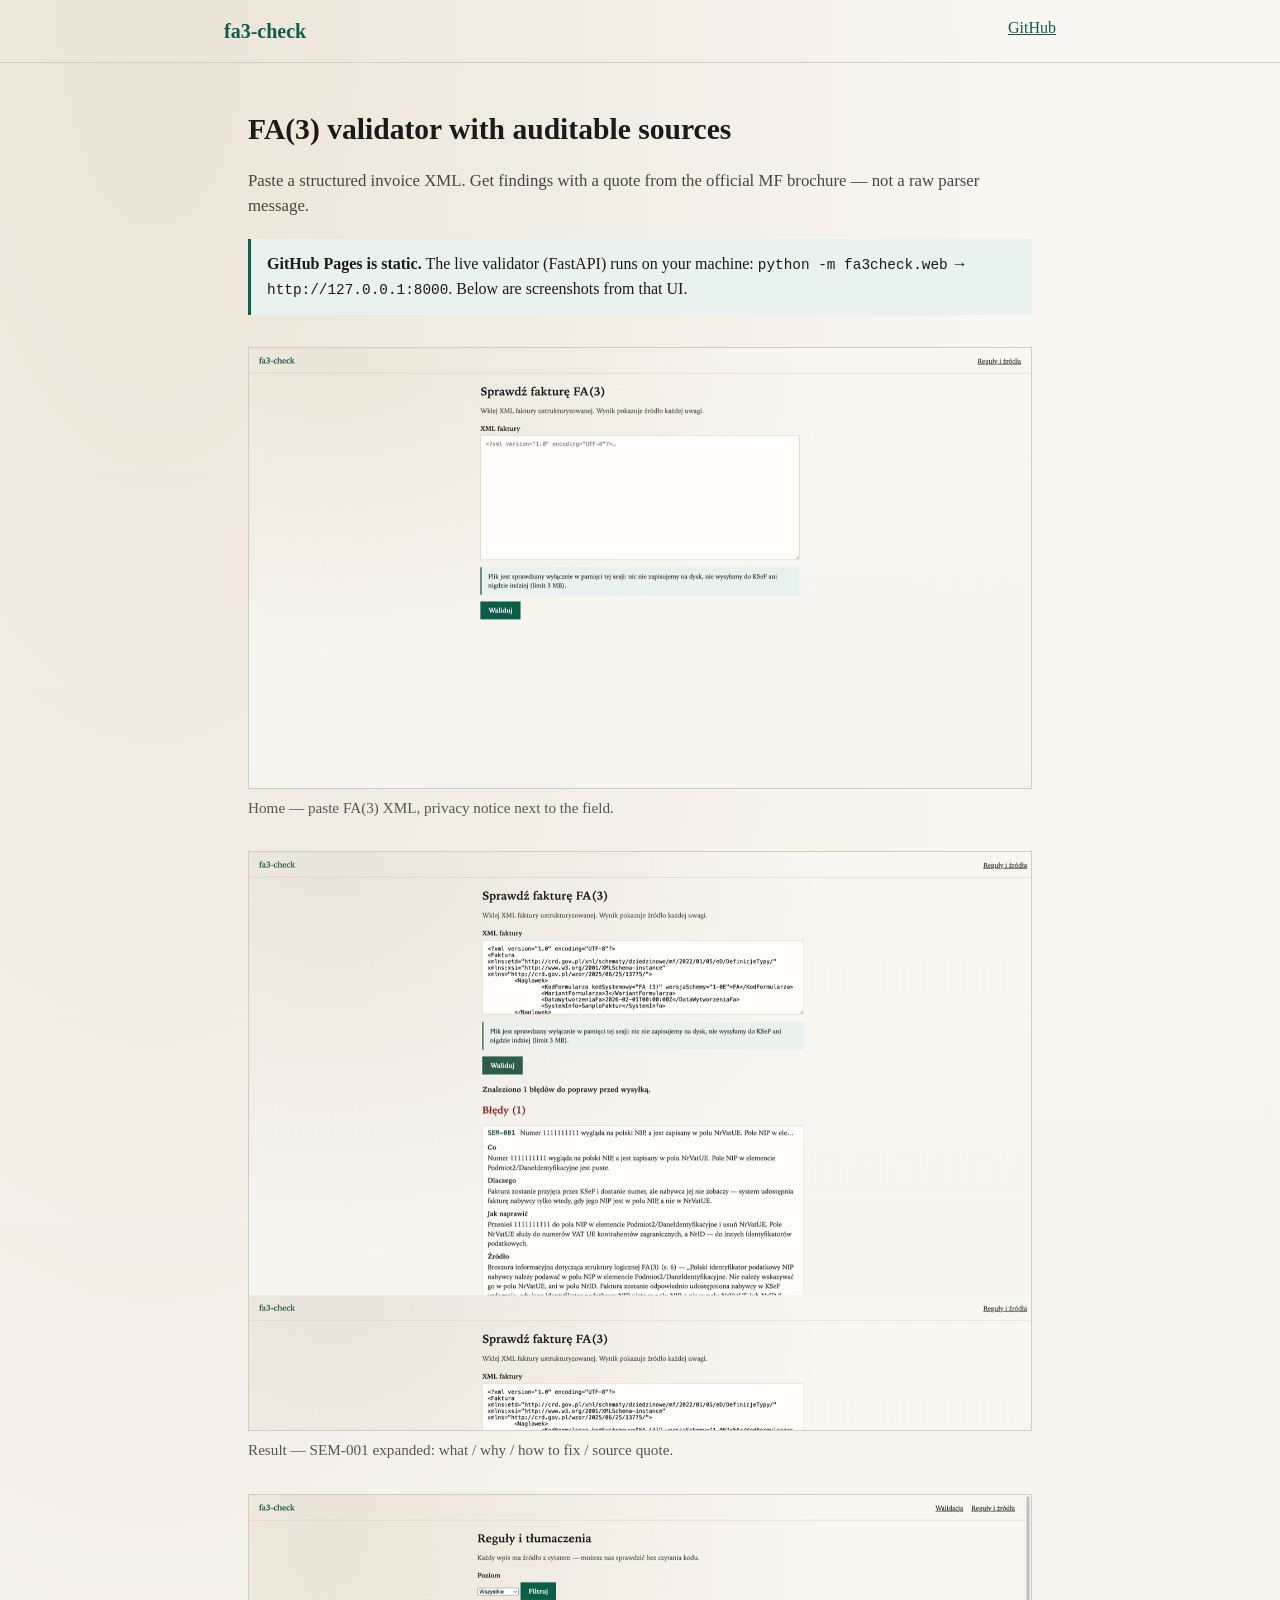
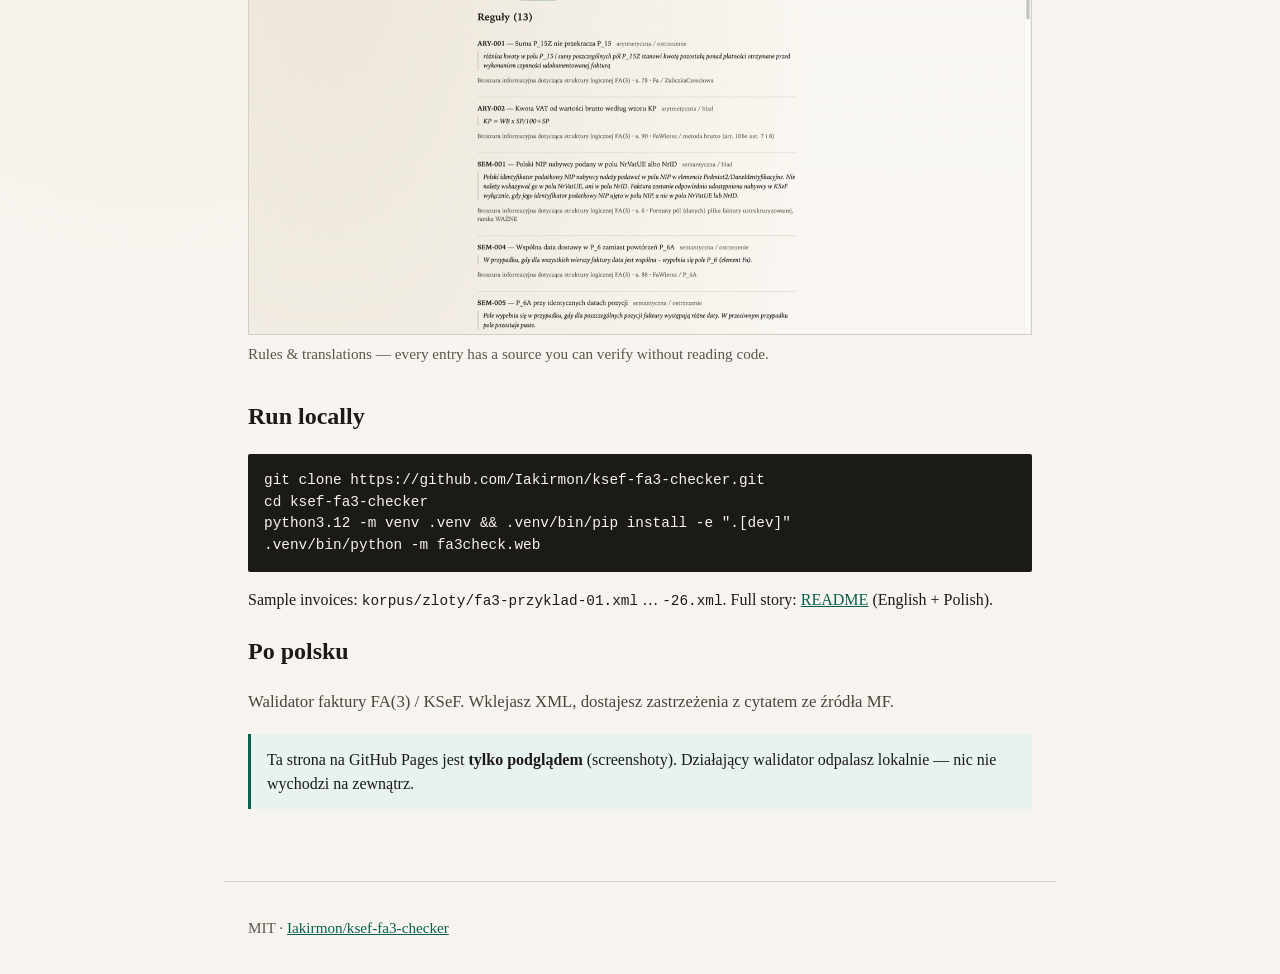
<file: docs/index.html>
<!DOCTYPE html>
<html lang="pl">
<head>
  <meta charset="utf-8">
  <meta name="viewport" content="width=device-width, initial-scale=1">
  <title>fa3-check — FA(3) invoice validator</title>
  <meta name="description" content="Walidator faktury ustrukturyzowanej FA(3) / KSeF — reguły z cytatem ze źródła MF.">
  <style>
    :root {
      --tlo: #f7f4ef;
      --atrament: #1c1a16;
      --akcent: #0b5f4a;
      --ramka: #d4cdc2;
      font-family: "Iowan Old Style", "Palatino Linotype", Palatino, Georgia, serif;
    }
    * { box-sizing: border-box; }
    body {
      margin: 0;
      color: var(--atrament);
      background:
        radial-gradient(ellipse at 12% 0%, #ebe4d8 0%, transparent 55%),
        linear-gradient(180deg, #faf7f2, var(--tlo));
      line-height: 1.5;
    }
    header, main, footer { max-width: 52rem; margin: 0 auto; padding: 1.25rem 1.5rem; }
    header { display: flex; justify-content: space-between; align-items: baseline; border-bottom: 1px solid var(--ramka); max-width: none; padding: 1rem 1.5rem; }
    header .inner { max-width: 52rem; margin: 0 auto; width: 100%; display: flex; justify-content: space-between; }
    .marka { color: var(--akcent); font-weight: 700; font-size: 1.25rem; text-decoration: none; }
    a { color: var(--akcent); }
    h1 { font-size: 1.85rem; margin: 1.5rem 0 0.5rem; }
    .lead { color: #4a453c; font-size: 1.05rem; }
    .note {
      background: #e8f2ee;
      border-left: 3px solid var(--akcent);
      padding: 0.85rem 1rem;
      margin: 1.25rem 0;
    }
    .shots figure { margin: 2rem 0; }
    .shots img {
      width: 100%;
      border: 1px solid var(--ramka);
      background: #fffdf9;
      display: block;
    }
    figcaption { color: #5a554c; font-size: 0.95rem; margin-top: 0.5rem; }
    code { font-family: ui-monospace, Menlo, Consolas, monospace; font-size: 0.9em; }
    pre {
      background: #1c1a16;
      color: #f7f4ef;
      padding: 1rem;
      overflow-x: auto;
      border-radius: 2px;
    }
    footer { border-top: 1px solid var(--ramka); color: #5a554c; font-size: 0.95rem; margin-top: 2rem; }
  </style>
</head>
<body>
  <header>
    <div class="inner">
      <a class="marka" href="./">fa3-check</a>
      <nav>
        <a href="https://github.com/Iakirmon/ksef-fa3-checker">GitHub</a>
      </nav>
    </div>
  </header>
  <main>
    <h1>FA(3) validator with auditable sources</h1>
    <p class="lead">
      Paste a structured invoice XML. Get findings with a quote from the official MF brochure —
      not a raw parser message.
    </p>
    <div class="note">
      <strong>GitHub Pages is static.</strong> The live validator (FastAPI) runs on your machine:
      <code>python -m fa3check.web</code> → <code>http://127.0.0.1:8000</code>.
      Below are screenshots from that UI.
    </div>

    <section class="shots">
      <figure>
        <img src="assets/01-strona.png" alt="fa3-check home: paste XML and validate">
        <figcaption>Home — paste FA(3) XML, privacy notice next to the field.</figcaption>
      </figure>
      <figure>
        <img src="assets/02-wynik.png" alt="Validation result showing SEM-001 with source quote">
        <figcaption>Result — SEM-001 expanded: what / why / how to fix / source quote.</figcaption>
      </figure>
      <figure>
        <img src="assets/03-reguly.png" alt="Rules catalog with brochure quotes">
        <figcaption>Rules &amp; translations — every entry has a source you can verify without reading code.</figcaption>
      </figure>
    </section>

    <h2>Run locally</h2>
    <pre><code>git clone https://github.com/Iakirmon/ksef-fa3-checker.git
cd ksef-fa3-checker
python3.12 -m venv .venv && .venv/bin/pip install -e ".[dev]"
.venv/bin/python -m fa3check.web</code></pre>

    <p>
      Sample invoices: <code>korpus/zloty/fa3-przyklad-01.xml</code> … <code>-26.xml</code>.
      Full story: <a href="https://github.com/Iakirmon/ksef-fa3-checker#readme">README</a>
      (English + Polish).
    </p>

    <h2>Po polsku</h2>
    <p class="lead">
      Walidator faktury FA(3) / KSeF. Wklejasz XML, dostajesz zastrzeżenia z cytatem ze źródła MF.
    </p>
    <div class="note">
      Ta strona na GitHub Pages jest <strong>tylko podglądem</strong> (screenshoty).
      Działający walidator odpalasz lokalnie — nic nie wychodzi na zewnątrz.
    </div>
  </main>
  <footer>
    <p>MIT · <a href="https://github.com/Iakirmon/ksef-fa3-checker">Iakirmon/ksef-fa3-checker</a></p>
  </footer>
</body>
</html>
</file>
